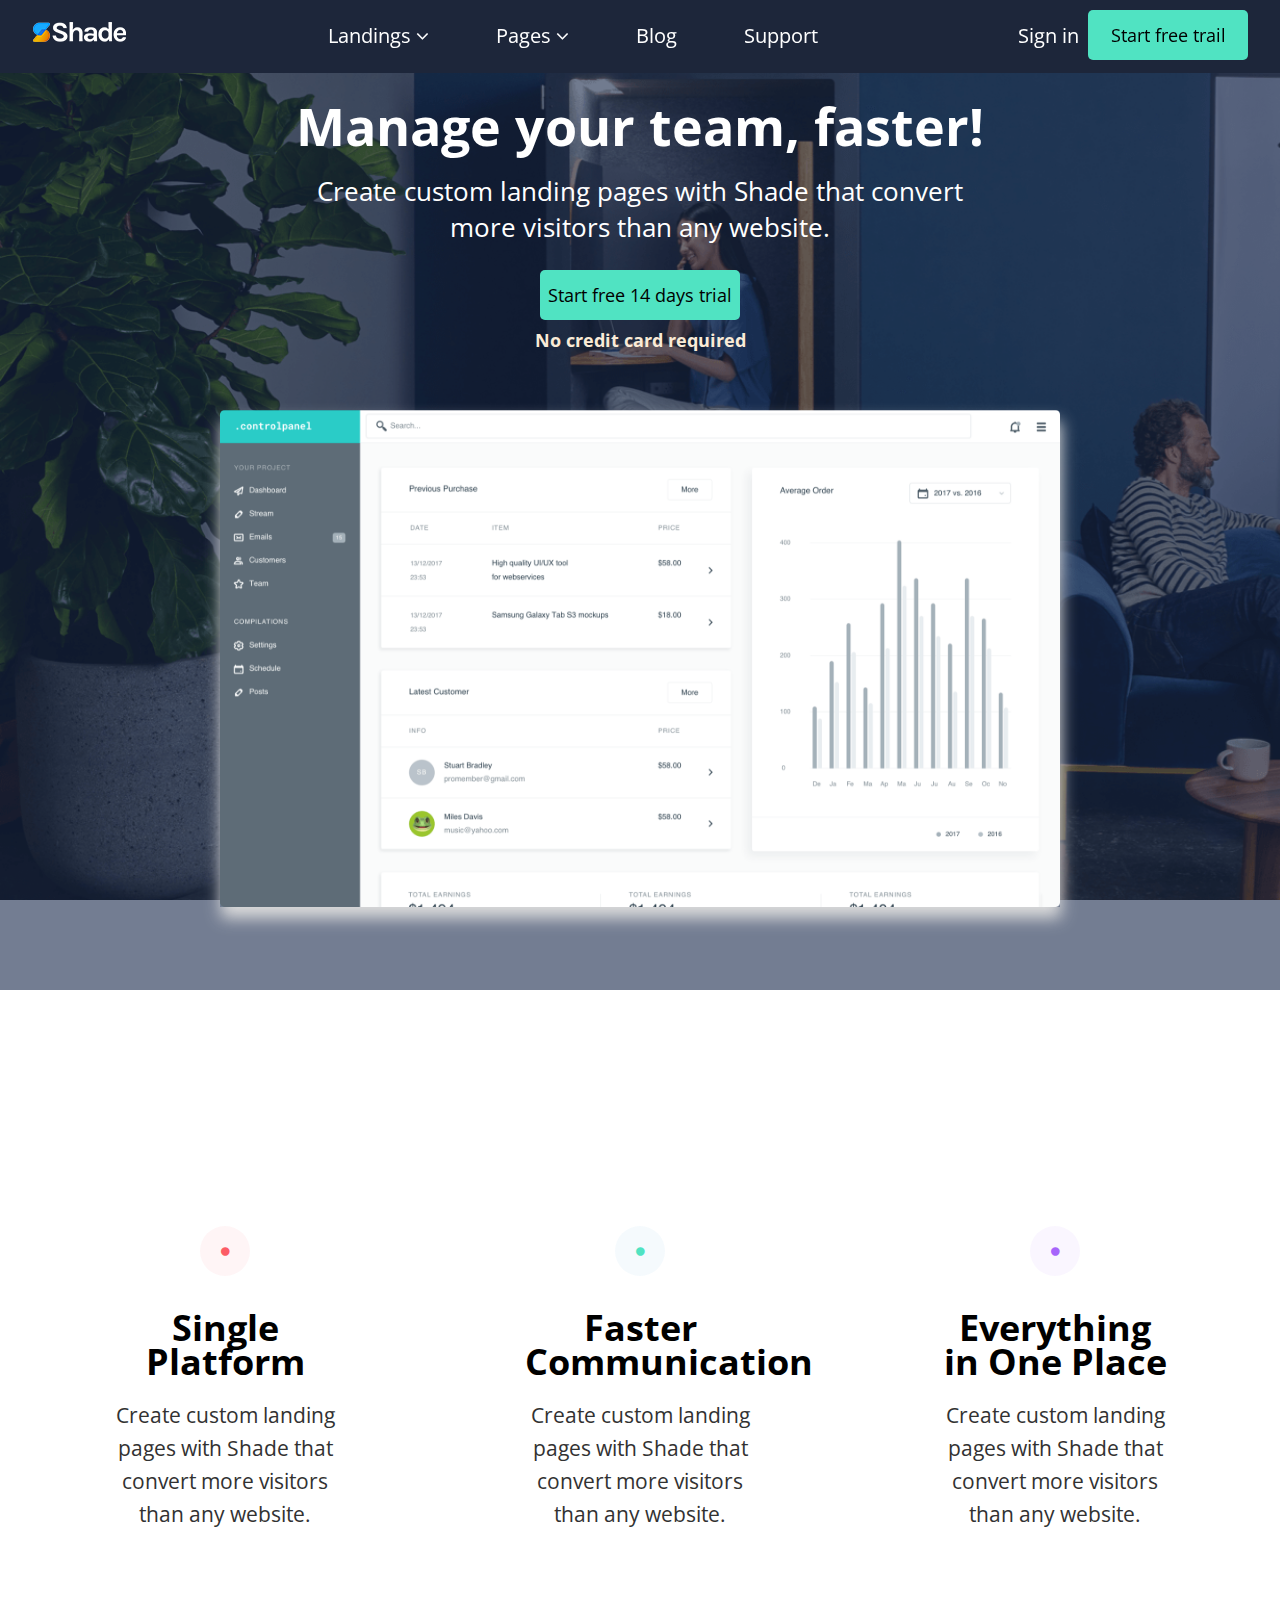
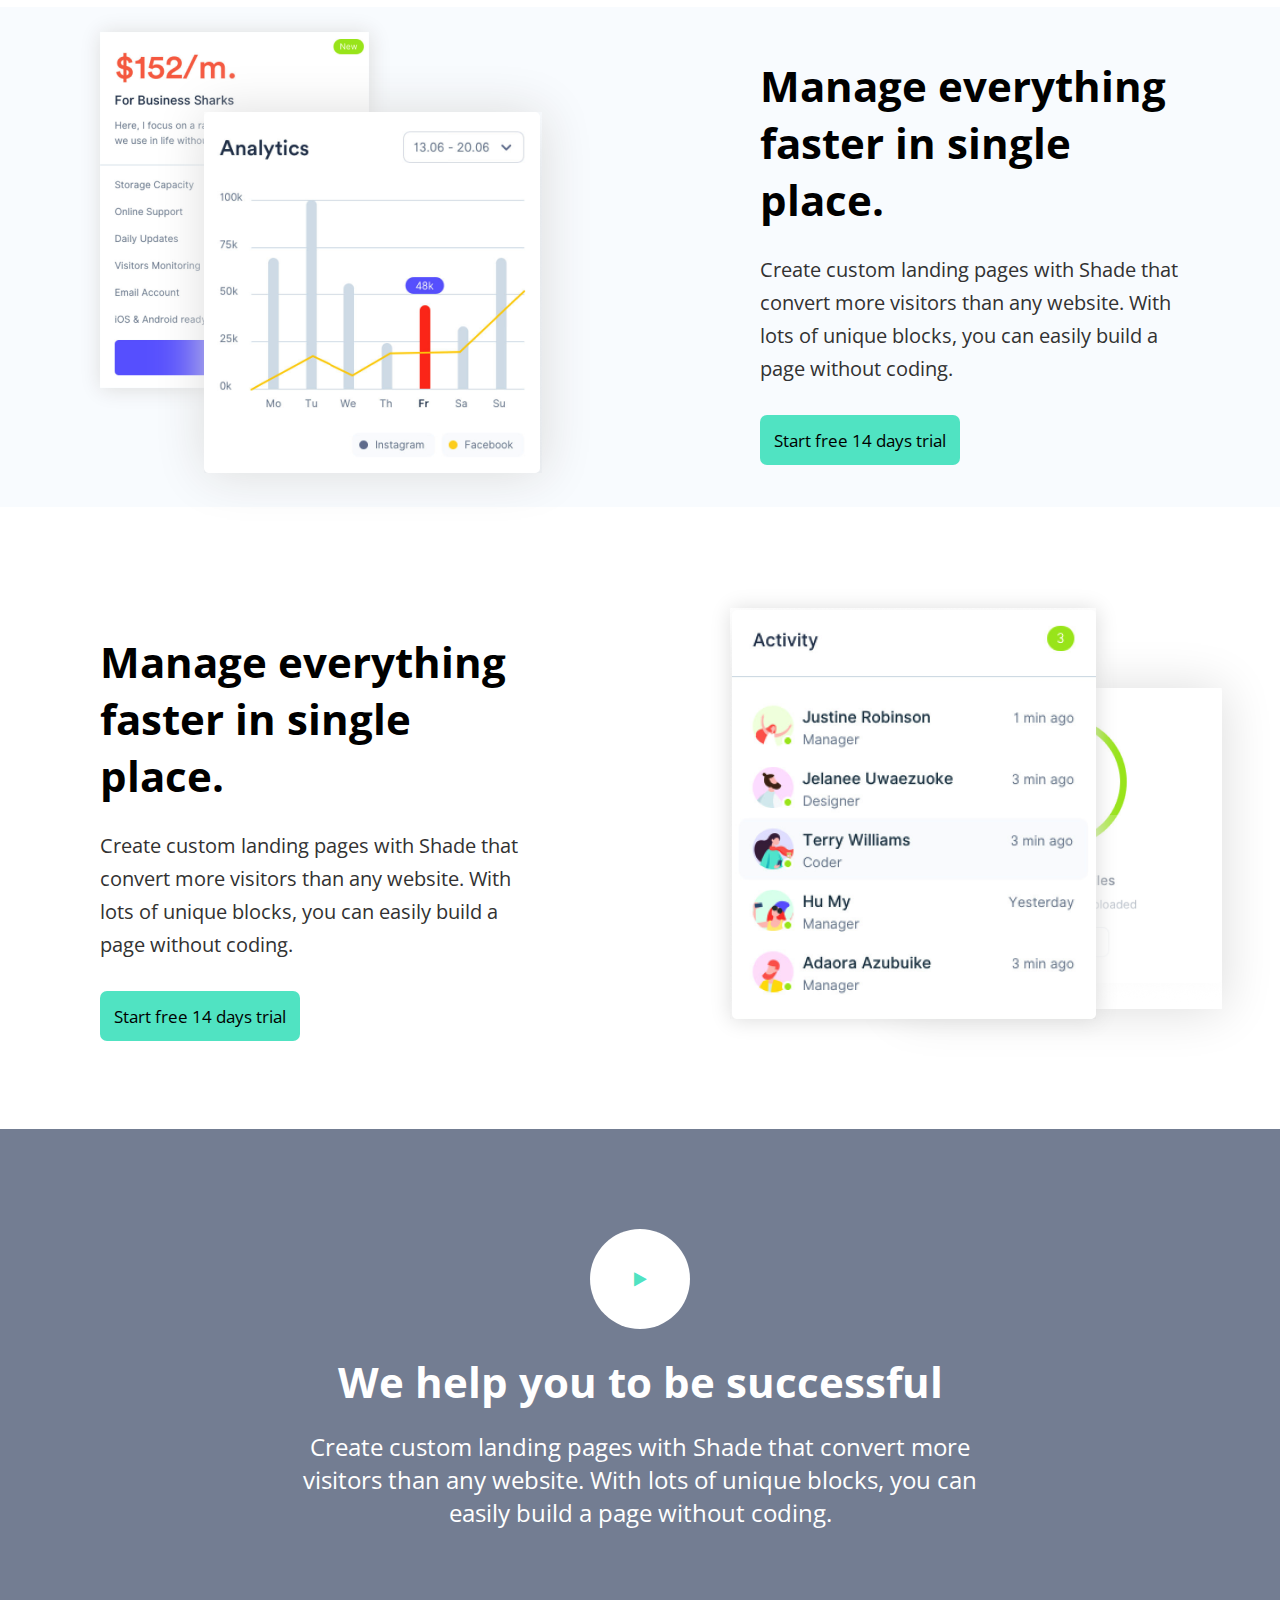
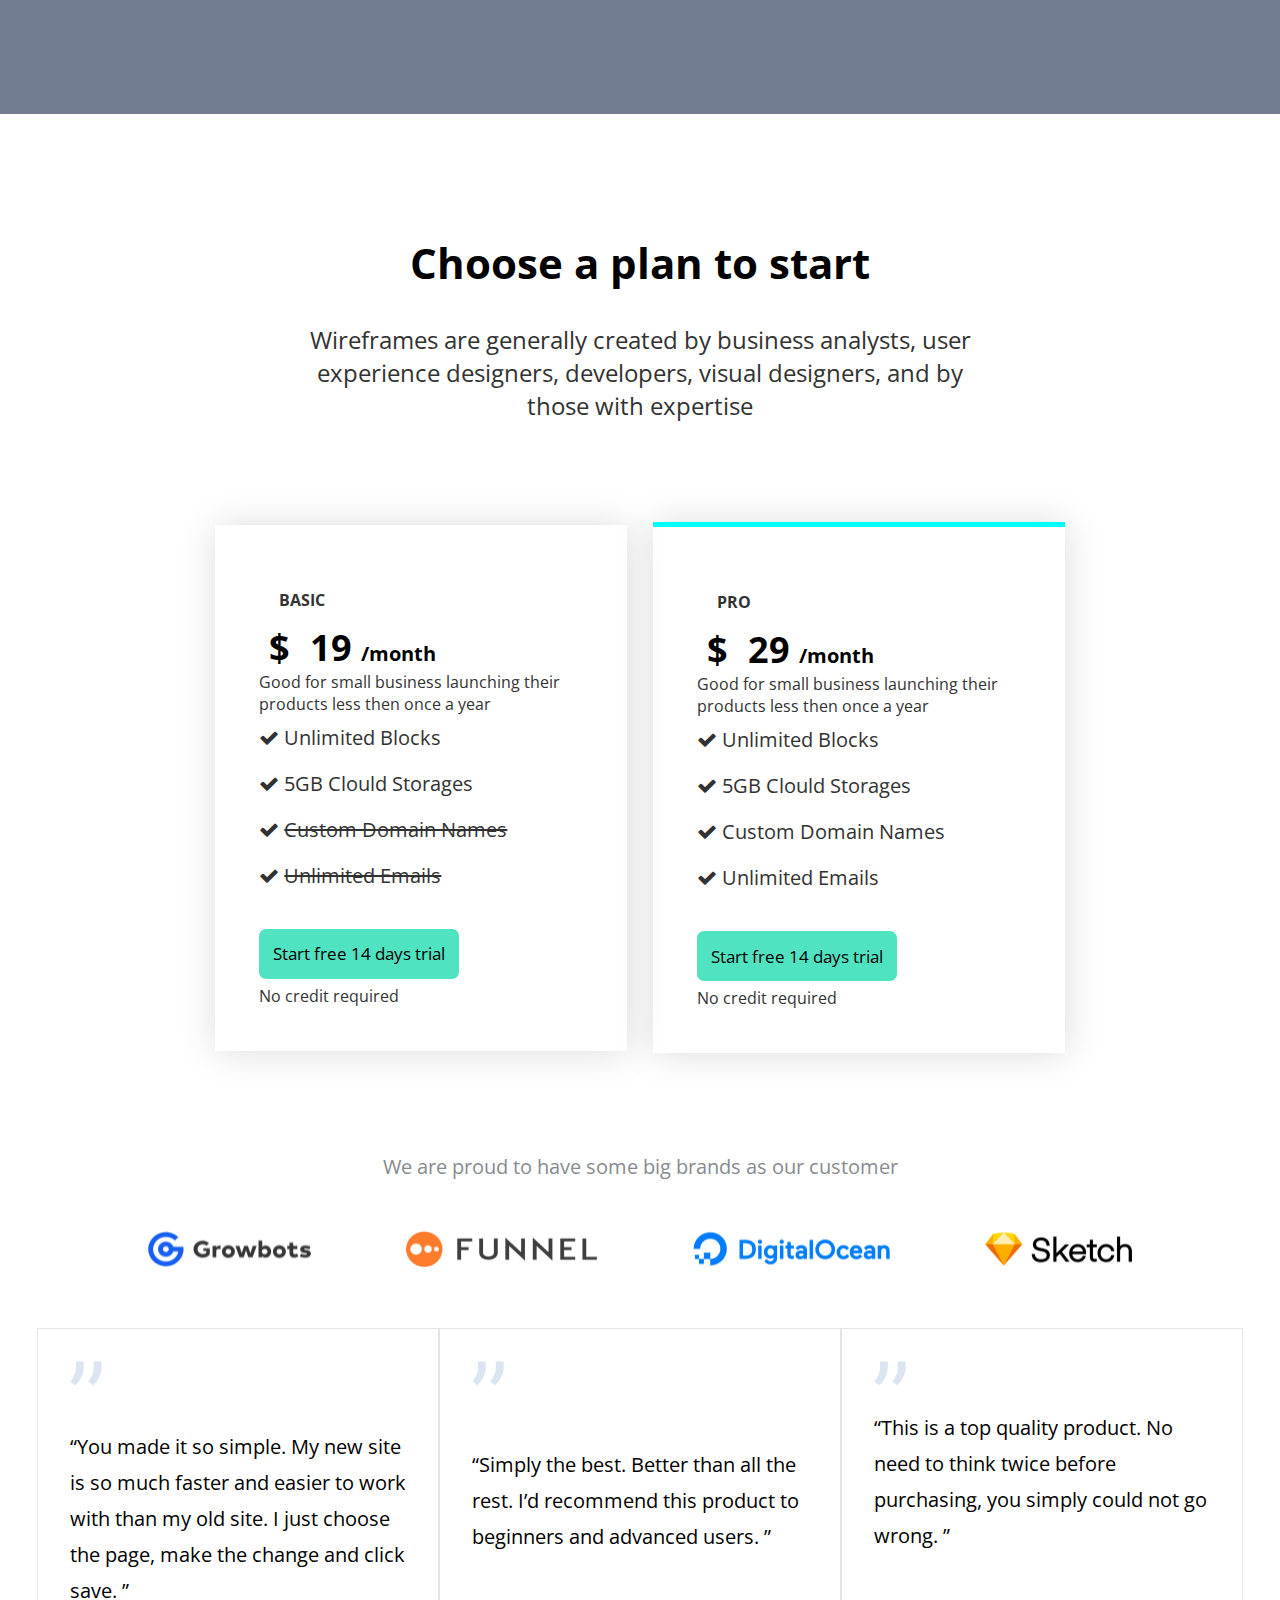
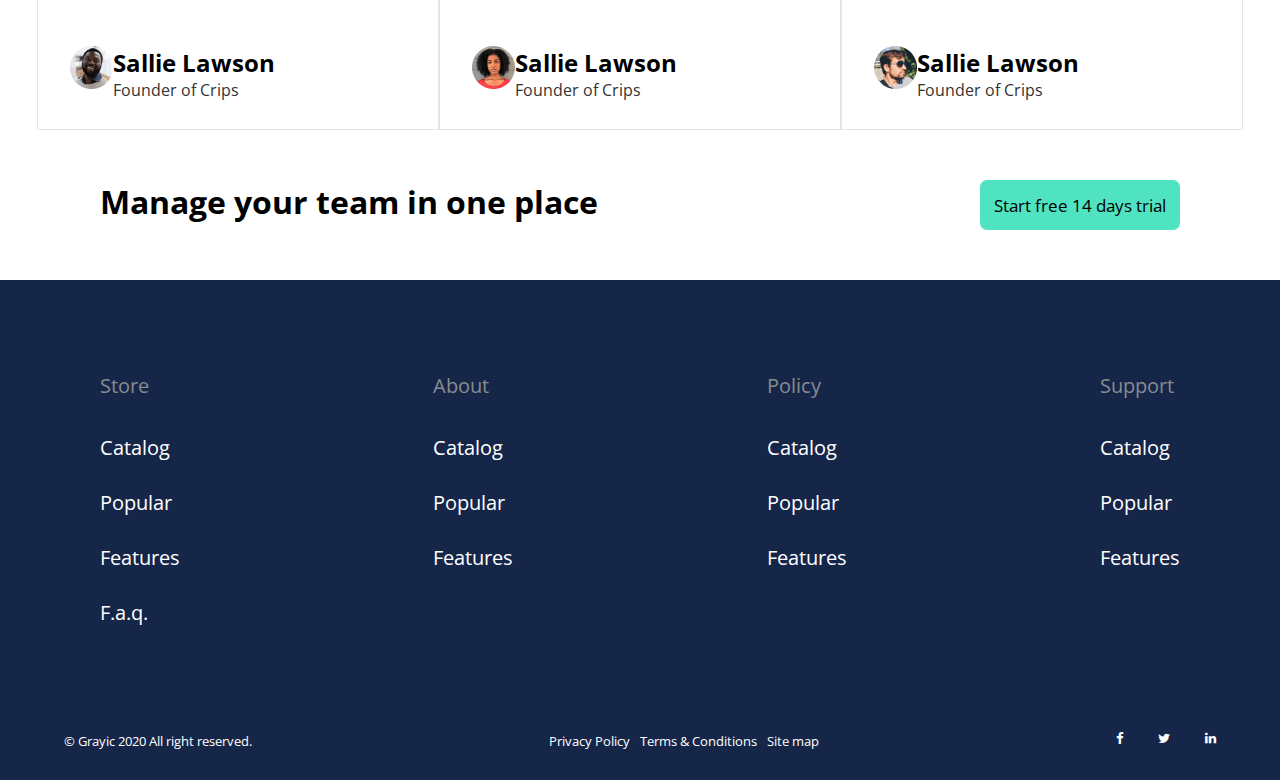
<file: index.html>
<!DOCTYPE html>
<html lang="en">
  <head>
    <meta charset="UTF-8" />
    <meta http-equiv="X-UA-Compatible" content="IE=edge" />
    <meta name="viewport" content="width=device-width, initial-scale=1.0" />
    <title>SHADE</title>
    <link rel="stylesheet" href="style.css" />
    <link
      rel="stylesheet"
      href="https://maxcdn.bootstrapcdn.com/font-awesome/4.4.0/css/font-awesome.min.css"
    />
    <link rel="preconnect" href="https://fonts.googleapis.com" />
    <link rel="preconnect" href="https://fonts.gstatic.com" crossorigin />
    <link
      href="https://fonts.googleapis.com/css2?family=Open+Sans:wght@300&display=swap"
      rel="stylesheet"
    />
  </head>
  <body>
    <div class="header">
      <div class="area3__color"></div>
      <div class="header__fixed">
        <div class="header__start">
          <img src="./images/logo-white.png" />
          <div class="menu">
            <div class="show_menu">
              <div class="start__flex">
                <a href="a">Landings <i class="fa fa-angle-down"></i></a>
                <a href="a">Pages <i class="fa fa-angle-down"></i></a>
                <a href="a">Blog</a>
                <a href="a">Support</a>
              </div>
            </div>
          </div>
          <div class="header__login">
            <div><a href="a">Sign in</a></div>

            <div>
              <input
                type="Button"
                class="login__button"
                value="Start free trail"
              />
            </div>
          </div>
        </div>
      </div>

      <div class="test">
        <div class="aaa">
          <div>
            <div class="header__content">
              <h1>Manage your team, faster!</h1>
              <p class="header__content--discription">
                Create custom landing pages with Shade that convert more
                visitors than any website.
              </p>
            </div>

            <input
              type="button"
              value="Start free 14 days trial"
              class="login__button login__button--content"
            />
            <h4>No credit card required</h4>
          </div>
          <div class="o">
            <img src="./images/tables1.png" class="content__tables" />
          </div>
        </div>
      </div>
    </div>

    <div class="main">
      <div class="main__utilities">
        <div class="utilities__item">
          <i class="fa fa-circle item__circle item--circle1"></i>
          <h2 class="item__h">Single Platform</h2>
          <p class="item__p">
            Create custom landing pages with Shade that convert more visitors
            than any website.
          </p>
        </div>
        <div class="utilities__item">
          <i class="fa fa-circle item__circle item--circle2"></i>

          <h2 class="item__h">Faster Communication</h2>
          <p class="item__p">
            Create custom landing pages with Shade that convert more visitors
            than any website.
          </p>
        </div>
        <div class="utilities__item">
          <i class="fa fa-circle item__circle item--circle3"></i>
          <h2 class="item__h">Everything in One Place</h2>
          <p class="item__p">
            Create custom landing pages with Shade that convert more visitors
            than any website.
          </p>
        </div>
      </div>
      <div class="area1">
        <div class="main__area1">
          <div class="area1__tables">
            <img src="./images/tables2.png" class="tables__1 hidden_tables2" />
            <img src="./images/tables3.png" class="tables__2" />
          </div>
          <div class="area1__text">
            <h1 class="area1__text__h">
              Manage everything faster in single place.
            </h1>
            <p class="area1__text__p">
              Create custom landing pages with Shade that convert more visitors
              than any website. With lots of unique blocks, you can easily build
              a page without coding.
            </p>
            <input
              type="button"
              class="area1__text__button"
              value="Start free 14 days trial"
            />
          </div>
        </div>
      </div>
      <div class="area2">
        <div class="main__area1">
          <div class="area1__text">
            <h1 class="area1__text__h area2__text__h">
              Manage everything faster in single place.
            </h1>
            <p class="area1__text__p">
              Create custom landing pages with Shade that convert more visitors
              than any website. With lots of unique blocks, you can easily build
              a page without coding.
            </p>
            <input
              type="button"
              class="area1__text__button"
              value="Start free 14 days trial"
            />
          </div>
          <div class="area1__tables aria2__tables">
            <img
              src="./images/progress.png"
              class="tables__2 area2__tables--table1 show_progress"
            />
            <img
              src="./images/activity.png"
              class="tables__1 area2__tables--table2 show_activity"
            />
          </div>
        </div>
      </div>
      <div class="area3">
        <div class="area3__color"></div>
        <div class="test">
          <div>
            <i class="fa fa-play area3__icon"></i>
            <h1 class="area3__h">We help you to be successful</h1>
            <p class="area3__p">
              Create custom landing pages with Shade that convert more visitors
              than any website. With lots of unique blocks, you can easily build
              a page without coding.
            </p>
          </div>
        </div>
      </div>
      <div class="area4">
        <h1 class="area3__h area4__h">Choose a plan to start</h1>
        <p class="area3__p area4__p">
          Wireframes are generally created by business analysts, user experience
          designers, developers, visual designers, and by those with expertise
        </p>
      </div>
      <div class="area5">
        <div class="area5__flex">
          <div class="area5__flex__item">
            <div class="item__padding">
              <p class="device">BASIC</p>
              <div class="item__flex">
                <h2 class="item__h">$</h2>
                <h2 class="item__h">
                  19 <span style="font-size: 20px">/month</span>
                </h2>
              </div>
              <p>
                Good for small business launching their products less then once
                a year
              </p>
              <div class="item__check">
                <p><i class="fa fa-check"></i> Unlimited Blocks</p>
                <p><i class="fa fa-check"></i> 5GB Clould Storages</p>
                <p>
                  <i class="fa fa-check"></i> <del>Custom Domain Names</del>
                </p>
                <p><i class="fa fa-check"></i> <del>Unlimited Emails</del></p>
              </div>

              <div class="area5__button">
                <input
                  type="button"
                  class="area1__text__button"
                  value="Start free 14 days trial"
                />
                <p>No credit required</p>
              </div>
            </div>
          </div>
          <div class="area5__flex__item pro">
            <div class="item__padding">
              <p class="device">PRO</p>
              <div class="item__flex">
                <h2 class="item__h">$</h2>
                <h2 class="item__h">
                  29 <span style="font-size: 20px">/month</span>
                </h2>
              </div>

              <p>
                Good for small business launching their products less then once
                a year
              </p>
              <div class="item__check">
                <p><i class="fa fa-check"></i> Unlimited Blocks</p>
                <p><i class="fa fa-check"></i> 5GB Clould Storages</p>
                <p><i class="fa fa-check"></i> Custom Domain Names</p>
                <p><i class="fa fa-check"></i> Unlimited Emails</p>
              </div>
              <div class="area5__button">
                <input
                  type="button"
                  class="area1__text__button"
                  value="Start free 14 days trial"
                />
                <p>No credit required</p>
              </div>
            </div>
          </div>
        </div>
      </div>
      <div class="area6">
        <p class="area6__p">
          We are proud to have some big brands as our customer
        </p>
        <div class="area6__flex">
          <img class="area6__flex__item" src="./images/brand-logo-1.svg" />
          <img class="area6__flex__item" src="./images/brand-logo-2.svg" />
          <img class="area6__flex__item" src="./images/brand-logo-3.svg" />
          <img class="area6__flex__item" src="./images/brand-logo-4.svg" />
        </div>
      </div>
      <div class="area7">
        <div class="area7__flex">
          <div class="area7__flex__item">
            <div class="area7__padding">
              <div class="area7__item__flex">
                <div><img src="./images/quote.png" /></div>
                <div>
                  <q class="area7__item__q"
                    >You made it so simple. My new site is so much faster and
                    easier to work with than my old site. I just choose the
                    page, make the change and click save.
                  </q>
                </div>

                <div>
                  <div class="item7__flex">
                    <div><img src="./images/avatar1.png" /></div>
                    <div>
                      <h2>Sallie Lawson</h2>
                      <p>Founder of Crips</p>
                    </div>
                  </div>
                </div>
              </div>
            </div>
          </div>

          <div class="area7__flex__item">
            <div class="area7__padding">
              <div class="area7__item__flex">
                <div><img src="./images/quote.png" /></div>
                <div style="transform: translateY(-18px)">
                  <q class="area7__item__q"
                    >Simply the best. Better than all the rest. I’d recommend
                    this product to beginners and advanced users.
                  </q>
                </div>

                <div>
                  <div class="item7__flex">
                    <div><img src="./images/avatar2.png" /></div>
                    <div>
                      <h2>Sallie Lawson</h2>
                      <p>Founder of Crips</p>
                    </div>
                  </div>
                </div>
              </div>
            </div>
          </div>

          <div class="area7__flex__item">
            <div class="area7__padding">
              <div class="area7__item__flex">
                <div><img src="./images/quote.png" /></div>
                <div class="area7__item">
                  <q class="area7__item__q"
                    >This is a top quality product. No need to think twice
                    before purchasing, you simply could not go wrong.
                  </q>
                </div>

                <div>
                  <div class="item7__flex">
                    <div><img src="./images/avatar3.png" /></div>
                    <div>
                      <h2>Sallie Lawson</h2>
                      <p>Founder of Crips</p>
                    </div>
                  </div>
                </div>
              </div>
            </div>
          </div>
        </div>
      </div>

      <div class="area8">
        <h1 class="area8__h">Manage your team in one place</h1>
        <input
          type="button"
          class="area1__text__button area8__button"
          value="Start free 14 days trial"
        />
      </div>

      <div class="footer">
        <div class="footer__flex">
          <div>
            <div class="footer__item">
              <p class="footer__p">Store</p>
              <a href="a">Catalog</a>
              <a href="a">Popular</a>
              <a href="a">Features</a>
              <a href="a">F.a.q.</a>
            </div>
          </div>

          <div>
            <div class="footer__item">
              <p class="footer__p">About</p>
              <a href="a">Catalog</a>
              <a href="a">Popular</a>
              <a href="a">Features</a>
            </div>
          </div>

          <div>
            <div class="footer__item">
              <p class="footer__p">Policy</p>
              <a href="a">Catalog</a>
              <a href="a">Popular</a>
              <a href="a">Features</a>
            </div>
          </div>

          <div>
            <div class="footer__item">
              <p class="footer__p">Support</p>
              <a href="a">Catalog</a>
              <a href="a">Popular</a>
              <a href="a">Features</a>
            </div>
          </div>
        </div>

        <div class="end">
          <div><p class="end__color">© Grayic 2020 All right reserved.</p></div>
          <div class="end__flex">
            <a href="a" class="end__color">Privacy Policy</a>
            <a href="a" class="end__color"> Terms & Conditions</a>
            <a href="a" class="end__color"> Site map</a>
          </div>
          <div class="end__flex end__flex--2 end__color">
            <i class="fa fa-facebook"></i>
            <i class="fa fa-twitter"></i>
            <i class="fa fa-linkedin"></i>
          </div>
        </div>
      </div>
    </div>
  </body>
</html>
</file>
<file: style.css>
* {
  font-family: "Open Sans", sans-serif;
  margin: 0;
  padding: 0;
  max-width: 100%;
}
.header__fixed {
  height: 73px;
  background-color: #1d263a;
  position: fixed;
  width: 100%;
  z-index: 1;
}
a {
  text-decoration: none;
  color: white;
  font-size: 20px;
}
p {
  color: #323232;
}

.header {
  background-attachment: fixed;
  position: relative;
  background-size: cover;
  background-image: url(./images/background1.png);
  height: 110vh;
}

.test {
  position: absolute;
  display: block;
  margin: 0 auto;
  left: 0;
  right: 0;
}
.aaa {
  display: flex;
  flex-direction: column;
}
.header__start {
  display: flex;
  justify-content: space-between;
  margin: 0 auto;
  width: 1300px;
  max-width: 95%;
  transform: translateY(10px);
  align-items: baseline;
}
.menu {
  width: 490px;
}
.start__flex {
  display: flex;
  justify-content: space-between;
  width: 500px;
}
.header__login {
  align-items: center;
  display: flex;
  justify-content: space-between;
  width: 230px;
}
.login__button {
  border: hidden;
  background-color: #50e3c2;
  width: 160px;
  height: 50px;
  color: black;
  font-size: 18px;
  border-radius: 5px;
}
.header__content {
  font-size: 26px;
  text-align: center;
  color: white;
  margin: 90px auto 25px auto;
}
.header__content--discription {
  color: white;
  max-width: 100%;
  width: 670px;
  margin: 12px auto;
}
.login__button--content {
  width: 200px;
  display: block;
  margin: 0 auto;
}
h4 {
  font-size: 18px;
  text-align: center;
  margin-top: 8px;
  color: antiquewhite;
}
.content__tables {
  width: 840px;
  max-width: 100%;
  margin: 58px auto;
  display: block;
  box-shadow: 1px 11px 15px gainsboro;
}
.main {
  margin-top: 196px;
}
.main__utilities {
  align-items: center;
  width: 1080px;
  display: flex;
  justify-content: space-between;
  margin: 0 auto;
  max-width: 100%;
}

.utilities__item {
  margin-top: 40px;
  width: 250px;

  text-align: center;
}
.item__h {
  font-size: 22px;
  line-height: 34px;
}
.item__p {
  margin-top: 20px;
  font-size: 21px;
  line-height: 33px;
}
.item__circle {
  font-size: 10px !important;
  width: 50px;
  height: 50px;
  border-radius: 50px;
  line-height: 50px !important;
  margin-bottom: 35px;
}

.item--circle1 {
  color: #fc5c65;

  background: rgba(252, 92, 101, 0.06);
}
.item--circle2 {
  color: #50e3c2;
  background: rgba(80, 163, 227, 0.06);
}
.item--circle3 {
  color: #a665fb;
  background: rgba(166, 101, 251, 0.06);
}

@media screen and (width: 280px), (heigh: 653px) {
  .tables__2 {
    display: none;
  }
  .area3 {
    height: 78vh !important;
  }
}
@media screen and (width: 540px), (height: 720px) {
  .area3 {
    height: 50vh !important;
  }
  .show_activity {
    margin: 40px auto 0 auto;
  }
  .content__tables {
    max-width: 80% !important;
  }
  .header__content {
    margin-top: 48px !important;
  }
}
@media screen and (min-width: 280px) and (max-width: 1023px) {
  .main__utilities {
    flex-direction: column;
  }
  .main__area1 {
    flex-direction: column;
    align-items: center;
  }
  .area1__text {
    margin-top: 0px !important;
  }

  .header__start {
    flex-direction: column;
  }
  .area2__tables {
    margin-top: 0 !important;
  }
  .area2__tables--table1 {
    max-width: 55%;
  }
  .area2__tables--table2 {
    max-width: 70%;
  }
  .area5__flex {
    flex-direction: column;
  }
  .area5__flex__item {
    height: 520px !important;
    width: 105% !important;
  }
  .pro {
    margin-top: 40px;
  }
  .area7__flex {
    flex-direction: column;
    align-items: center;
  }
  .area7__flex__item {
    width: 95% !important;
  }
  .area8 {
    flex-direction: column;
    align-items: center;
  }
  .area8__button {
    margin-top: 30px !important;
  }
  .end {
    flex-direction: column;
    align-items: center;
  }
  .footer {
    height: 580px !important;
  }
  .area1 {
    height: 800px !important;
  }
  .aaa {
    flex-direction: column-reverse;
  }
  .o {
    height: 310px;
  }
  .area3__icon {
    margin-top: 46px !important;
  }
  .content__tables {
    max-width: 90%;
    margin: 95px auto;
  }
  .show_menu {
    display: none !important;
  }
  .area3__h {
    font-size: 2rem !important;
  }
  .area3__p {
    font-size: 1.25rem !important;
    max-width: 90% !important;
  }
  .header__content {
    font-size: 1rem !important;
  }
  .header__content--discription {
    font-size: 1.5rem !important;
    max-width: 90%;
  }
  .header__login {
    display: none;
  }
}

@media screen and (min-width: 360px) and (max-width: 767px) {
  .show_activity {
    margin-top: 40px;
    display: block;
    max-width: 100%;
  }
  .main {
    margin-top: 48px;
  }
  .header {
    height: 80vh !important;
  }
  .header__content {
    margin: 43px auto 0 auto;
  }
  .tables__2 {
    margin: 12px auto;
    left: 0 !important;
    right: 0;
    top: 534px !important;
  }
  .show_progress {
    display: none;
  }
  .hidden_tables2 {
    display: none;
  }
  .area1__text__h {
    margin-top: -40px !important;
  }
  .area2__text__h {
    margin-top: 90px !important;
  }
  .area8__h {
    font-size: 24px;
  }
  .main {
    margin-top: 48px;
  }
}
@media screen and (min-width: 768px) and (max-width: 1023px) {
  .area3 {
    height: 50vh !important;
  }
  .test {
    margin-top: 10%;
  }
  .aaa {
    flex-direction: column;
  }
  .header {
    height: 73vh;
  }
}
@media screen and (min-width: 1024px) and (max-width: 1279px) {
  .area3 {
    height: 40vh !important;
  }
}
@media screen and (width: 1024px) and (height: 600px) {
  .area3 {
    height: 84vh !important;
  }
  .test {
    margin-top: 4% !important;
  }
  .aaa {
    flex-direction: column;
  }
  .main__utilities {
    flex-direction: unset;
  }
  .main {
    margin-top: 317px;
  }
}

.area1 {
  height: 500px;
  background-color: #f8fbfe;
  width: 100%;
}
.main__area1 {
  transform: translateY(25px);
  width: 1080px;

  position: relative;
  display: flex;
  justify-content: space-between;
  margin: 76px auto 0 auto;
  max-width: 90%;
}
.area1__text {
  text-align: left;
  width: 420px;
}
.area1__tables {
  margin-bottom: 70px;
  position: relative;
  width: 450px;
}
.tables__1 {
  position: relative;
  box-shadow: 1px 1px 20px gainsboro;
}
.tables__2 {
  box-shadow: 1px 1px 48px gainsboro;
  position: absolute;
  left: 104px;
  top: 80px;
}
.area1__text__h {
  margin-top: 25px;
  font-size: 42px;
  margin-bottom: 10px;
}
.area1__text__p {
  margin-top: 25px;
  font-size: 20px;
  line-height: 33px;
}
.area1__text__button {
  margin-bottom: 6px;
  margin-top: 30px;
  width: 200px;
  height: 50px;
  border: hidden;
  background-color: #50e3c2;
  font-size: 17px;
  border-radius: 7px;
}
.area2 {
  margin-top: 50px;
}
.area2__tables--table1 {
  left: 170px !important;
}
.area3 {
  background-attachment: fixed;
  margin-top: 60px;
  color: white;
  text-align: center;
  background-image: url(./images/background2.png);
  width: 100%;
  height: 65vh;
  max-height: 100%;
  position: relative;
}
.area3__color {
  opacity: 0.6;
  width: 100%;
  height: 100%;
  position: absolute;
  background-color: rgba(21, 38, 73, 1);
}
.area3__icon {
  margin-top: 100px;
  width: 100px;
  height: 100px;
  background-color: white;
  border-radius: 50%;
  line-height: 100px !important;
  color: #50e3c2;
}
.area3__h {
  margin-top: 24px;
  font-size: 42px;
}

.area3__p {
  color: white;
  font-size: 24px;
  margin: auto;
  max-width: 700px;
  margin-top: 20px;
}
.area4 {
  text-align: center;
  margin-top: 50px;
}
.area4__h {
  color: black;
  margin-top: 120px;
  margin-bottom: 32px;
}
.area4__p {
  color: #323232;
}
.area5__flex {
  margin: 100px auto;
  display: flex;
  justify-content: space-evenly;
  width: 900px;
  max-width: 90%;
  align-items: center;
}
.area5__flex__item {
  min-height: 525px;
  position: relative;
  box-shadow: 1px 1px 36px gainsboro;
  width: 412px;
}

.device {
  font-weight: bold;
  margin: 20px 20px 20px;
}
.item__h {
  font-size: 36px;
  margin: 0 10px;
}
.item__flex {
  display: flex;
  justify-content: flex-start;
}

.item__check {
  line-height: 46px;
  font-size: 20px;
}
.pro {
  border-top: 5px solid cyan;
}
.item__padding {
  padding: 44px;
}
.area6 {
  text-align: center;
}
.area6__p {
  margin: 50px;
  font-size: 20px;
  color: #878b90;
}
.area6__flex {
  margin: 0 auto;
  display: flex;
  justify-content: space-around;
  flex-wrap: wrap;
  width: 1080px;
  max-width: 90%;
}
.area6__flex__item {
  max-width: 100%;
  margin-bottom: 10px;
}
.area7 {
  margin-top: 50px;
}
.area7__flex {
  display: flex;
  justify-content: center;
}
.area7__flex__item {
  border: 1px solid #e5e5e6;
  width: 400px;
  height: 400px;
}
.area7__item {
  transform: translateY(-37px);
}
.area7__item__q {
  line-height: 36px;
  font-size: 20px;
}
.area7__padding {
  padding: 32px;
}
.item7__flex {
  display: flex;
  justify-content: left;
}
.area7__item__flex {
  justify-content: space-between;
  display: flex;
  flex-direction: column;
  height: 340px;
}
.area8 {
  max-width: 100%;
  justify-content: space-between;
  display: flex;
  width: 1080px;
  margin: 50px auto 50px auto;
}
.area8__button {
  margin: 0;
}
.footer {
  max-width: 100%;
  background-color: #152649;
  height: 500px;
}
.footer__flex {
  transform: translateY(92px);
  max-width: 90%;
  width: 1080px;
  display: flex;
  justify-content: space-between;
  margin: 0 auto 0 auto;
}
.footer__item {
  display: flex;
  flex-direction: column;
}
.footer__p {
  margin-bottom: 35px;
  color: #878b90;
  font-size: 20px;
}
a {
  margin-bottom: 28px;
}

.end {
  margin: 0 auto;
  transform: translateY(160px);
  display: flex;
  justify-content: space-between;
  width: 1315px;
  width: 90%;
}
.end__flex {
  display: flex;
  justify-content: space-between;
  width: 270px;
}
.end__flex--2 {
  width: 100px;
}
.end__color {
  margin: 10px 0px !important;
  color: white;
  font-size: 13px;
}
</file>
